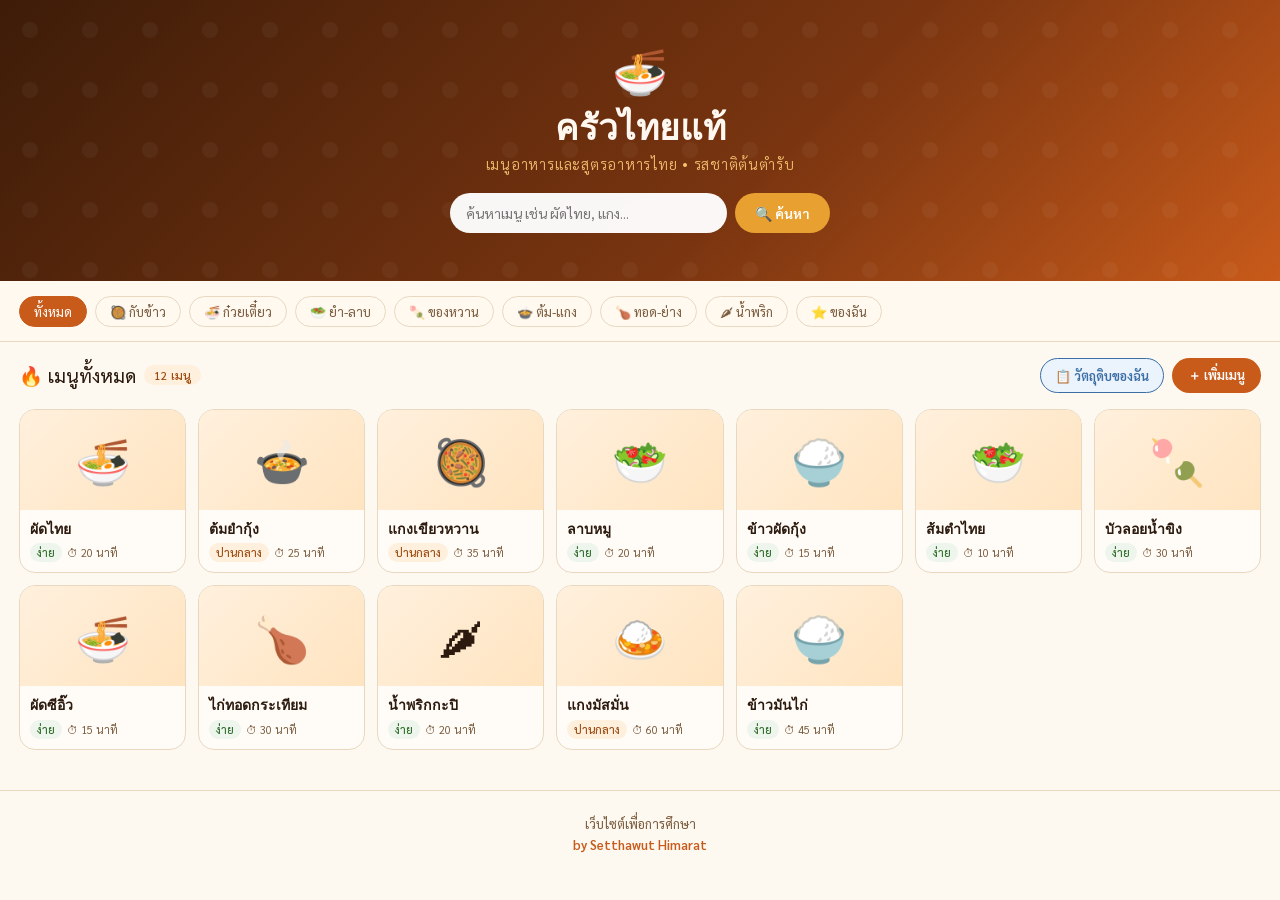
<file: index.html>
<!DOCTYPE html>
<html lang="th">
<head>
  <meta charset="UTF-8" />
  <meta name="viewport" content="width=device-width, initial-scale=1.0" />
  <meta name="description" content="ครัวไทยแท้ — รวมเมนูและสูตรอาหารไทยต้นตำรับ เพิ่มเมนูของตัวเองได้" />
  <title>ครัวไทยแท้ 🍜</title>
  <link rel="stylesheet" href="style.css" />
</head>
<body>

  <!-- HERO -->
  <div class="hero">
    <span class="hero-emoji">🍜</span>
    <h1>ครัวไทยแท้</h1>
    <p>เมนูอาหารและสูตรอาหารไทย • รสชาติต้นตำรับ</p>
    <div class="search-wrap">
      <input type="text" id="searchInput" placeholder="ค้นหาเมนู เช่น ผัดไทย, แกง..." />
      <button id="searchBtn">🔍 ค้นหา</button>
    </div>
  </div>

  <!-- CATEGORY NAV -->
  <nav class="nav-cats">
    <button class="cat-btn active" data-cat="ทั้งหมด">ทั้งหมด</button>
    <button class="cat-btn" data-cat="กับข้าว">🥘 กับข้าว</button>
    <button class="cat-btn" data-cat="ก๋วยเตี๋ยว">🍜 ก๋วยเตี๋ยว</button>
    <button class="cat-btn" data-cat="ยำ-ลาบ">🥗 ยำ-ลาบ</button>
    <button class="cat-btn" data-cat="ของหวาน">🍡 ของหวาน</button>
    <button class="cat-btn" data-cat="ต้ม-แกง">🍲 ต้ม-แกง</button>
    <button class="cat-btn" data-cat="ทอด-ย่าง">🍗 ทอด-ย่าง</button>
    <button class="cat-btn" data-cat="น้ำพริก">🌶 น้ำพริก</button>
    <button class="cat-btn" data-cat="เมนูของฉัน">⭐ ของฉัน</button>
  </nav>

  <!-- TOOLBAR -->
  <div class="toolbar">
    <div class="section-title">
      🔥 เมนูทั้งหมด
      <span class="count-badge" id="countBadge">0 เมนู</span>
    </div>
    <div class="top-actions">
      <button class="btn-mymenus" id="btnMyMenus">📋 วัตถุดิบของฉัน</button>
      <button class="btn-add" id="btnAddMenu">＋ เพิ่มเมนู</button>
    </div>
  </div>

  <!-- GRID -->
  <div class="section">
    <div class="grid" id="recipeGrid"></div>
  </div>

  <!-- ===== MODAL: Recipe Detail ===== -->
  <div class="modal-bg" id="detailModal">
    <div class="modal">
      <div class="modal-header">
        <div id="modalTitle" style="flex:1"></div>
        <button class="close-btn" id="closeDetail">✕</button>
      </div>
      <div id="modalBody"></div>
    </div>
  </div>

  <!-- ===== MODAL: Add Menu ===== -->
  <div class="modal-bg" id="addModal">
    <div class="modal">
      <div class="modal-header">
        <h3>＋ เพิ่มเมนูของคุณ</h3>
        <button class="close-btn" id="closeAdd">✕</button>
      </div>

      <div class="form-group">
        <label>ชื่อเมนู *</label>
        <input type="text" id="fName" placeholder="เช่น แกงป่าหมู" />
      </div>

      <div class="form-group">
        <label>เลือก Emoji</label>
        <div class="emoji-row" id="emojiRow">
          <div class="emoji-opt selected" data-e="🍽️">🍽️</div>
          <div class="emoji-opt" data-e="🥘">🥘</div>
          <div class="emoji-opt" data-e="🍜">🍜</div>
          <div class="emoji-opt" data-e="🍲">🍲</div>
          <div class="emoji-opt" data-e="🥗">🥗</div>
          <div class="emoji-opt" data-e="🍛">🍛</div>
          <div class="emoji-opt" data-e="🍚">🍚</div>
          <div class="emoji-opt" data-e="🍗">🍗</div>
          <div class="emoji-opt" data-e="🥩">🥩</div>
          <div class="emoji-opt" data-e="🍡">🍡</div>
          <div class="emoji-opt" data-e="🌶">🌶</div>
          <div class="emoji-opt" data-e="🫕">🫕</div>
          <div class="emoji-opt" data-e="🥚">🥚</div>
          <div class="emoji-opt" data-e="🦐">🦐</div>
          <div class="emoji-opt" data-e="🐟">🐟</div>
          <div class="emoji-opt" data-e="🫓">🫓</div>
        </div>
      </div>

      <div class="form-row">
        <div class="form-group">
          <label>หมวดหมู่</label>
          <select id="fCat">
            <option>กับข้าว</option>
            <option>ก๋วยเตี๋ยว</option>
            <option>ยำ-ลาบ</option>
            <option>ของหวาน</option>
            <option>ต้ม-แกง</option>
            <option>ทอด-ย่าง</option>
            <option>น้ำพริก</option>
          </select>
        </div>
        <div class="form-group">
          <label>เวลาทำ</label>
          <input type="text" id="fTime" placeholder="เช่น 20 นาที" />
        </div>
      </div>

      <div class="form-row">
        <div class="form-group">
          <label>ระดับความยาก</label>
          <select id="fLevel">
            <option>ง่าย</option>
            <option>ปานกลาง</option>
            <option>ยาก</option>
          </select>
        </div>
        <div class="form-group">
          <label>ความเผ็ด</label>
          <select id="fSpicy">
            <option value="0">ไม่เผ็ด</option>
            <option value="1">เผ็ดน้อย</option>
            <option value="2">เผ็ดกลาง</option>
            <option value="3">เผ็ดมาก</option>
          </select>
        </div>
      </div>

      <div class="form-group">
        <label>วัตถุดิบ * <small style="color:var(--muted);font-weight:400">(ปริมาณ + ชื่อวัตถุดิบ)</small></label>
        <div class="ing-list-form" id="ingList"></div>
        <button class="btn-add-ing" id="btnAddIng">＋ เพิ่มวัตถุดิบ</button>
      </div>

      <div class="form-group">
        <label>วิธีทำ <small style="color:var(--muted);font-weight:400">(แต่ละบรรทัด = 1 ขั้นตอน)</small></label>
        <textarea id="fSteps" placeholder="1. ตั้งกระทะ...&#10;2. ใส่วัตถุดิบ...&#10;3. ปรุงรส..."></textarea>
      </div>

      <div class="form-group">
        <label>เคล็ดลับ (ไม่บังคับ)</label>
        <input type="text" id="fTip" placeholder="เช่น ใช้ไฟแรงจะหอมกว่า" />
      </div>

      <button class="btn-submit" id="submitMenu">✓ บันทึกเมนู</button>
    </div>
  </div>

  <!-- ===== MODAL: My Ingredients ===== -->
  <div class="modal-bg" id="myModal">
    <div class="modal">
      <div class="modal-header">
        <h3>📋 วัตถุดิบเมนูของฉัน</h3>
        <button class="close-btn" id="closeMyModal">✕</button>
      </div>
      <div id="myIngBody"></div>
    </div>
  </div>

  <!-- FOOTER -->
  <footer style="text-align:center;padding:1.5rem 1rem 2rem;border-top:1px solid var(--border);margin-top:1rem">
    <p style="font-size:13px;color:var(--muted)">เว็บไซต์เพื่อการศึกษา</p>
    <p style="font-size:13px;color:var(--accent);font-weight:600;margin-top:4px">by Setthawut Himarat</p>
  </footer>

  <script src="script.js"></script>
</body>
</html>
</file>
<file: style.css>
@import url('https://fonts.googleapis.com/css2?family=Playfair+Display:wght@400;700&family=Sarabun:wght@300;400;500;600&display=swap');

* { margin: 0; padding: 0; box-sizing: border-box; }

:root {
  --bg: #FDF8F0;
  --surface: #FFF9F0;
  --card: #FFFCF7;
  --text: #2C1A0E;
  --muted: #7A5C3E;
  --accent: #C85A1A;
  --accent2: #E8A030;
  --green: #4A7C45;
  --border: #E8D8C0;
  --tag-bg: #FFF0DD;
  --tag-text: #9B4A10;
  --custom: #3A6EA5;
  --custom-bg: #EBF3FC;
}

body { font-family: 'Sarabun', sans-serif; background: var(--bg); color: var(--text); min-height: 100vh; }
h1, h2, h3 { font-family: 'Playfair Display', serif; }

/* ===== HERO ===== */
.hero {
  background: linear-gradient(135deg, #3D1C08 0%, #7A3510 60%, #C85A1A 100%);
  padding: 2.5rem 1.5rem 3rem;
  text-align: center;
  position: relative;
  overflow: hidden;
}
.hero::before {
  content: '';
  position: absolute;
  inset: 0;
  background: url("data:image/svg+xml,%3Csvg width='60' height='60' viewBox='0 0 60 60' xmlns='http://www.w3.org/2000/svg'%3E%3Cg fill='%23ffffff' fill-opacity='0.04'%3E%3Ccircle cx='30' cy='30' r='8'/%3E%3C/g%3E%3C/svg%3E");
}
.hero-emoji { font-size: 2.8rem; margin-bottom: 0.4rem; display: block; position: relative; }
.hero h1 { font-size: 2.2rem; color: #FFF8F0; font-weight: 700; line-height: 1.2; margin-bottom: 0.4rem; position: relative; }
.hero p { color: #F4C070; font-size: 0.95rem; font-weight: 300; letter-spacing: 0.05em; position: relative; }

.search-wrap { margin: 1.2rem auto 0; max-width: 380px; display: flex; gap: 8px; position: relative; }
.search-wrap input {
  flex: 1; padding: 11px 16px; border-radius: 24px; border: none;
  font-family: 'Sarabun', sans-serif; font-size: 14px;
  background: rgba(255,255,255,0.96); color: var(--text); outline: none;
}
.search-wrap button {
  padding: 11px 20px; border-radius: 24px; border: none;
  background: var(--accent2); color: #fff;
  font-family: 'Sarabun', sans-serif; font-weight: 600; font-size: 14px;
  cursor: pointer; white-space: nowrap; flex-shrink: 0;
}

/* ===== NAV CATS ===== */
.nav-cats {
  display: flex; gap: 8px; padding: 0.9rem 1.2rem;
  overflow-x: auto; background: var(--surface);
  border-bottom: 1px solid var(--border); scrollbar-width: none;
}
.nav-cats::-webkit-scrollbar { display: none; }
.cat-btn {
  padding: 6px 14px; border-radius: 20px; border: 1.5px solid var(--border);
  background: transparent; font-family: 'Sarabun', sans-serif;
  font-size: 13px; color: var(--muted); cursor: pointer;
  white-space: nowrap; transition: all 0.2s; flex-shrink: 0;
}
.cat-btn.active, .cat-btn:hover { background: var(--accent); border-color: var(--accent); color: #fff; }

/* ===== TOOLBAR ===== */
.toolbar { display: flex; align-items: center; justify-content: space-between; padding: 1rem 1.2rem 0; }
.section-title { font-size: 1.2rem; color: var(--text); display: flex; align-items: center; gap: 8px; }
.count-badge {
  font-size: 12px; background: var(--tag-bg); color: var(--tag-text);
  padding: 2px 10px; border-radius: 12px; font-weight: 500;
}
.top-actions { display: flex; gap: 8px; }
.btn-add {
  padding: 8px 16px; border-radius: 20px; border: none;
  background: var(--accent); color: #fff;
  font-family: 'Sarabun', sans-serif; font-weight: 600; font-size: 13px;
  cursor: pointer; display: flex; align-items: center; gap: 6px; transition: background 0.2s;
}
.btn-add:hover { background: #a84a14; }
.btn-mymenus {
  padding: 8px 14px; border-radius: 20px; border: 1.5px solid var(--custom);
  background: var(--custom-bg); color: var(--custom);
  font-family: 'Sarabun', sans-serif; font-weight: 600; font-size: 13px;
  cursor: pointer; display: flex; align-items: center; gap: 6px; transition: all 0.2s;
}
.btn-mymenus:hover { background: var(--custom); color: #fff; }

/* ===== GRID ===== */
.section { padding: 1rem 1.2rem 1.5rem; }
.grid { display: grid; grid-template-columns: repeat(auto-fill, minmax(145px, 1fr)); gap: 12px; }
.card {
  background: var(--card); border-radius: 16px; overflow: hidden;
  border: 1px solid var(--border); cursor: pointer;
  transition: transform 0.2s, box-shadow 0.2s; position: relative;
}
.card:hover { transform: translateY(-3px); box-shadow: 0 8px 24px rgba(200,90,26,0.15); }
.card.custom-card { border-color: #B8D4EE; }
.custom-badge {
  position: absolute; top: 8px; right: 8px;
  background: var(--custom); color: #fff;
  font-size: 10px; padding: 2px 7px; border-radius: 10px; font-weight: 600;
}
.card-img {
  width: 100%; height: 100px;
  display: flex; align-items: center; justify-content: center;
  font-size: 2.8rem;
  background: linear-gradient(135deg, #FFF0DD, #FFE4C0);
}
.card.custom-card .card-img { background: linear-gradient(135deg, #EBF3FC, #D2E8F8); }
.card-body { padding: 10px; }
.card-name {
  font-family: 'Playfair Display', serif; font-size: 0.88rem; font-weight: 700;
  color: var(--text); margin-bottom: 5px; line-height: 1.3;
}
.card-meta { display: flex; align-items: center; gap: 5px; flex-wrap: wrap; }
.tag { font-size: 11px; padding: 2px 7px; border-radius: 10px; background: var(--tag-bg); color: var(--tag-text); font-weight: 500; }
.tag.green { background: #EDF5EC; color: #2E6B29; }
.tag.blue { background: var(--custom-bg); color: var(--custom); }
.card-time { font-size: 11px; color: var(--muted); }
.empty-msg { color: var(--muted); font-size: 14px; grid-column: 1/-1; padding: 2rem 0; text-align: center; line-height: 2; }

/* ===== MODALS ===== */
.modal-bg {
  display: none; position: fixed; inset: 0;
  background: rgba(44,26,14,0.65); z-index: 100;
  align-items: flex-end; justify-content: center;
}
.modal-bg.open { display: flex; }
.modal {
  background: var(--bg); border-radius: 24px 24px 0 0;
  width: 100%; max-width: 500px; max-height: 90vh;
  overflow-y: auto; padding: 1.5rem 1.4rem 2rem;
}
.modal-header { display: flex; justify-content: space-between; align-items: center; margin-bottom: 1rem; }
.modal-header h3 { font-size: 1.2rem; color: var(--text); }
.close-btn {
  width: 32px; height: 32px; border-radius: 50%;
  border: 1.5px solid var(--border); background: none;
  font-size: 18px; cursor: pointer; color: var(--muted);
  display: flex; align-items: center; justify-content: center; flex-shrink: 0;
}
.modal-tags { display: flex; gap: 6px; flex-wrap: wrap; margin-bottom: 0.9rem; }
.info-row { display: flex; gap: 10px; margin-bottom: 1.2rem; }
.info-box {
  flex: 1; background: var(--surface); border-radius: 12px;
  padding: 9px; text-align: center; border: 1px solid var(--border);
}
.info-box .val { font-size: 0.95rem; font-weight: 700; color: var(--accent); font-family: 'Playfair Display', serif; }
.info-box .lbl { font-size: 11px; color: var(--muted); margin-top: 2px; }
.section-sub { font-size: 1rem; font-weight: 600; color: var(--text); margin: 1rem 0 0.5rem; font-family: 'Playfair Display', serif; }
.ingredient-list { list-style: none; }
.ingredient-list li {
  padding: 6px 0; border-bottom: 1px solid var(--border);
  font-size: 13.5px; display: flex; gap: 8px; align-items: baseline;
}
.ingredient-list li span.amt { color: var(--accent); font-weight: 600; min-width: 80px; flex-shrink: 0; }
.step-list { list-style: none; }
.step-list li {
  padding: 9px 0; border-bottom: 1px solid var(--border);
  font-size: 13.5px; line-height: 1.6; display: flex; gap: 10px; align-items: flex-start;
}
.step-num {
  background: var(--accent); color: #fff; width: 22px; height: 22px;
  border-radius: 50%; display: flex; align-items: center; justify-content: center;
  font-size: 11px; font-weight: 700; flex-shrink: 0; margin-top: 3px;
}
.tip-box {
  background: #FFFBEE; border: 1px solid #F4D870; border-radius: 12px;
  padding: 12px 14px; font-size: 13px; color: #7A6010; margin-top: 1.1rem; line-height: 1.6;
}
.tip-box strong { color: #5A4A00; display: block; margin-bottom: 2px; }
.delete-btn {
  margin-top: 1rem; width: 100%; padding: 10px; border-radius: 12px;
  border: 1.5px solid #E0C0B0; background: none; color: #A05040;
  font-family: 'Sarabun', sans-serif; font-size: 14px; cursor: pointer; font-weight: 500;
}
.delete-btn:hover { background: #FFF0EC; border-color: #C05030; }

/* ===== ADD FORM ===== */
.form-group { margin-bottom: 1rem; }
.form-group label { display: block; font-size: 13px; font-weight: 600; color: var(--muted); margin-bottom: 5px; }
.form-group input,
.form-group select,
.form-group textarea {
  width: 100%; padding: 10px 12px; border-radius: 10px;
  border: 1.5px solid var(--border); font-family: 'Sarabun', sans-serif;
  font-size: 14px; color: var(--text); background: var(--surface); outline: none;
}
.form-group input:focus,
.form-group select:focus,
.form-group textarea:focus { border-color: var(--accent); }
.form-group textarea { resize: vertical; min-height: 70px; }

.emoji-row { display: flex; flex-wrap: wrap; gap: 8px; margin-top: 6px; }
.emoji-opt {
  width: 38px; height: 38px; border-radius: 10px;
  border: 1.5px solid var(--border); background: var(--surface);
  cursor: pointer; display: flex; align-items: center; justify-content: center;
  font-size: 20px; transition: all 0.15s;
}
.emoji-opt.selected, .emoji-opt:hover { border-color: var(--accent); background: var(--tag-bg); }

.ing-list-form { display: flex; flex-direction: column; gap: 8px; margin-bottom: 8px; }
.ing-row { display: flex; gap: 8px; align-items: center; }
.ing-row input {
  flex: 1; padding: 8px 10px; border-radius: 8px;
  border: 1.5px solid var(--border); font-family: 'Sarabun', sans-serif;
  font-size: 13px; color: var(--text); background: var(--surface);
}
.ing-row input:focus { border-color: var(--accent); outline: none; }
.ing-row .inp-amt { width: 90px; flex: none; }
.btn-add-ing {
  padding: 8px 12px; border-radius: 8px; border: 1.5px dashed var(--border);
  background: none; color: var(--muted); font-size: 13px; cursor: pointer;
  font-family: 'Sarabun', sans-serif; width: 100%; transition: all 0.15s;
}
.btn-add-ing:hover { border-color: var(--accent); color: var(--accent); }
.remove-ing {
  width: 26px; height: 26px; border-radius: 50%; border: none;
  background: #FEE8E0; color: #A05040; cursor: pointer;
  font-size: 14px; flex-shrink: 0; display: flex; align-items: center; justify-content: center;
}
.remove-ing:hover { background: #F0C0B0; }
.btn-submit {
  width: 100%; padding: 12px; border-radius: 14px; border: none;
  background: var(--accent); color: #fff; font-family: 'Sarabun', sans-serif;
  font-weight: 700; font-size: 15px; cursor: pointer; margin-top: 0.5rem; transition: background 0.2s;
}
.btn-submit:hover { background: #a84a14; }
.form-row { display: flex; gap: 10px; }
.form-row .form-group { flex: 1; }

/* ===== MY MENUS ===== */
.my-ing-card {
  background: var(--surface); border-radius: 12px;
  border: 1px solid var(--border); padding: 12px; margin-bottom: 10px;
}
.my-ing-card h4 { font-size: 0.95rem; margin-bottom: 8px; color: var(--text); display: flex; align-items: center; gap: 8px; }
.ing-chips { display: flex; flex-wrap: wrap; gap: 6px; }
.ing-chip {
  font-size: 12px; padding: 3px 10px; border-radius: 20px;
  background: var(--tag-bg); color: var(--tag-text); border: 1px solid #F0D8B8;
}
.ing-chip .amt-part { color: var(--accent); font-weight: 600; margin-right: 3px; }
/* ===== COMMENTS ===== */
.comment-section { margin-top: 1.2rem; }
.comment-title { font-size: 1rem; font-weight: 600; color: var(--text); font-family: 'Playfair Display', serif; margin-bottom: 0.8rem; display: flex; align-items: center; gap: 8px; }
.comment-count { font-size: 12px; background: var(--tag-bg); color: var(--tag-text); padding: 2px 9px; border-radius: 12px; font-weight: 500; font-family: 'Sarabun', sans-serif; }
.comment-form { background: var(--surface); border-radius: 14px; padding: 12px; border: 1px solid var(--border); margin-bottom: 1rem; }
.star-row { display: flex; gap: 4px; margin-bottom: 10px; }
.star-btn { background: none; border: none; font-size: 22px; cursor: pointer; line-height: 1; transition: transform 0.1s; padding: 0; color: #ddd; }
.star-btn.on { color: #F4A800; }
.star-btn:hover { transform: scale(1.2); }
.comment-inputs { display: flex; gap: 8px; margin-bottom: 8px; }
.comment-inputs input { flex: 1; padding: 8px 11px; border-radius: 9px; border: 1.5px solid var(--border); font-family: 'Sarabun', sans-serif; font-size: 13px; color: var(--text); background: #fff; outline: none; }
.comment-inputs input:focus { border-color: var(--accent); }
.comment-textarea { width: 100%; padding: 9px 11px; border-radius: 9px; border: 1.5px solid var(--border); font-family: 'Sarabun', sans-serif; font-size: 13px; color: var(--text); background: #fff; resize: none; min-height: 68px; outline: none; }
.comment-textarea:focus { border-color: var(--accent); }
.btn-post { margin-top: 8px; padding: 8px 20px; border-radius: 20px; border: none; background: var(--accent); color: #fff; font-family: 'Sarabun', sans-serif; font-weight: 600; font-size: 13px; cursor: pointer; transition: background 0.2s; }
.btn-post:hover { background: #a84a14; }
.comment-list { display: flex; flex-direction: column; gap: 10px; }
.comment-card { background: var(--surface); border-radius: 12px; padding: 11px 13px; border: 1px solid var(--border); position: relative; }
.comment-header { display: flex; align-items: center; gap: 8px; margin-bottom: 5px; flex-wrap: wrap; }
.comment-avatar { width: 30px; height: 30px; border-radius: 50%; background: linear-gradient(135deg, var(--accent), var(--accent2)); display: flex; align-items: center; justify-content: center; color: #fff; font-size: 13px; font-weight: 700; flex-shrink: 0; }
.comment-name { font-size: 13px; font-weight: 600; color: var(--text); }
.comment-stars { font-size: 13px; color: #F4A800; }
.comment-date { font-size: 11px; color: var(--muted); margin-left: auto; }
.comment-text { font-size: 13px; color: var(--text); line-height: 1.6; }
.comment-del { position: absolute; top: 8px; right: 8px; background: none; border: none; color: var(--muted); font-size: 13px; cursor: pointer; padding: 2px 6px; border-radius: 6px; }
.comment-del:hover { background: #FEE8E0; color: #A05040; }
.no-comment { text-align: center; color: var(--muted); font-size: 13px; padding: 1rem 0; }
</file>
